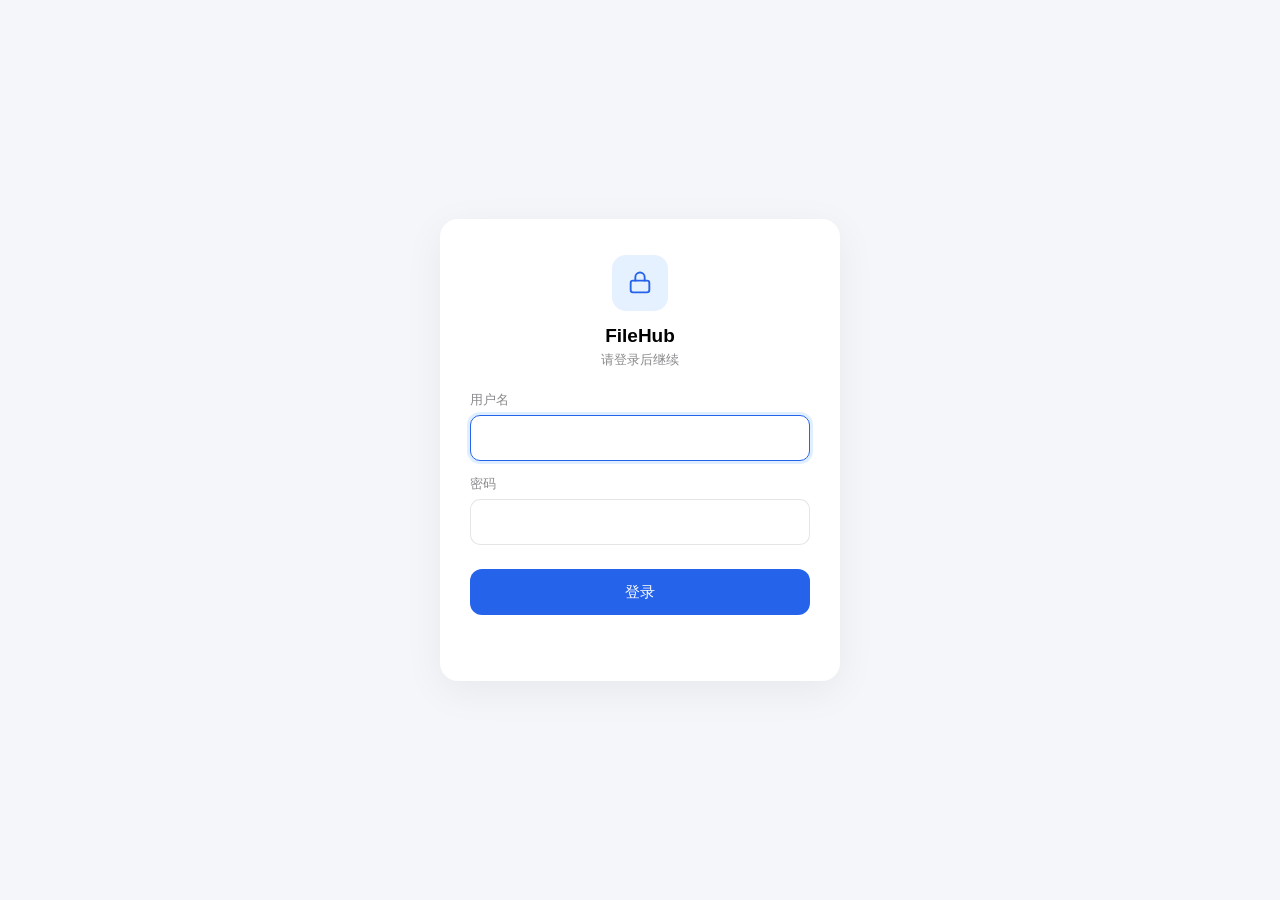
<file: public/login.html>
<!DOCTYPE html>
<html lang="zh-CN" data-base="/">
<head>
<meta charset="UTF-8">
<meta name="viewport" content="width=device-width, initial-scale=1, viewport-fit=cover">
<title>FileHub - 登录</title>
<link rel="icon" href="data:image/svg+xml,<svg xmlns='http://www.w3.org/2000/svg' viewBox='0 0 100 100'><text y='.9em' font-size='90'>📁</text></svg>">
<style>
* { box-sizing: border-box; }
body {
  margin: 0; background: #F4F6FA; color: #000;
  font-family: -apple-system, BlinkMacSystemFont, "PingFang SC", "Segoe UI", sans-serif;
  display: flex; align-items: center; justify-content: center;
  min-height: 100vh; min-height: 100dvh;
  box-sizing: border-box;
  padding: calc(20px + env(safe-area-inset-top)) calc(20px + env(safe-area-inset-right))
           calc(20px + env(safe-area-inset-bottom)) calc(20px + env(safe-area-inset-left));
}
.card {
  background: #fff; border-radius: 18px; padding: 36px 30px;
  width: min(400px, 94vw); box-shadow: 0 10px 40px rgba(0,0,0,.06);
}
.ic {
  width: 56px; height: 56px; margin: 0 auto 14px; border-radius: 14px;
  background: rgba(0,122,255,.1); color: #2563EB;
  display: flex; align-items: center; justify-content: center;
}
.ic svg { width: 28px; height: 28px; }
h1 { font-size: 19px; text-align: center; margin: 0 0 4px; }
.sub { font-size: 13px; color: rgba(60,60,67,.6); text-align: center; margin: 0 0 22px; }
label { display: block; font-size: 13px; color: rgba(60,60,67,.6); margin: 14px 0 6px; }
input {
  width: 100%; height: 46px; border: 1px solid rgba(60,60,67,.13);
  border-radius: 10px; padding: 0 12px; font-size: 16px; outline: none;
  transition: border-color .15s, box-shadow .15s;
}
input:focus { border-color: #2563EB; box-shadow: 0 0 0 3px rgba(0,122,255,.12); }
button {
  width: 100%; height: 46px; border: 0; border-radius: 12px;
  background: #2563EB; color: #fff; font-size: 15px; font-weight: 500;
  cursor: pointer; margin-top: 24px;
}
button:active { opacity: .85; }
button:disabled { opacity: .5; cursor: default; }
.err { color: #FF3B30; font-size: 13px; margin-top: 12px; text-align: center; min-height: 18px; }
</style>
</head>
<body>
<div class="card">
  <div class="ic">
    <svg viewBox="0 0 24 24" fill="none" stroke="currentColor" stroke-width="1.6" stroke-linecap="round" stroke-linejoin="round">
      <rect x="4" y="10" width="16" height="10" rx="2"/><path d="M8 10V7a4 4 0 0 1 8 0v3"/>
    </svg>
  </div>
  <h1>FileHub</h1>
  <p class="sub">请登录后继续</p>
  <form id="form">
    <label for="user">用户名</label>
    <input id="user" type="text" autocomplete="username" autofocus>
    <label for="pass">密码</label>
    <input id="pass" type="password" autocomplete="current-password">
    <button type="submit" id="btn">登录</button>
    <div class="err" id="err"></div>
  </form>
</div>
<script src="login.js"></script>
</body>
</html>
</file>
